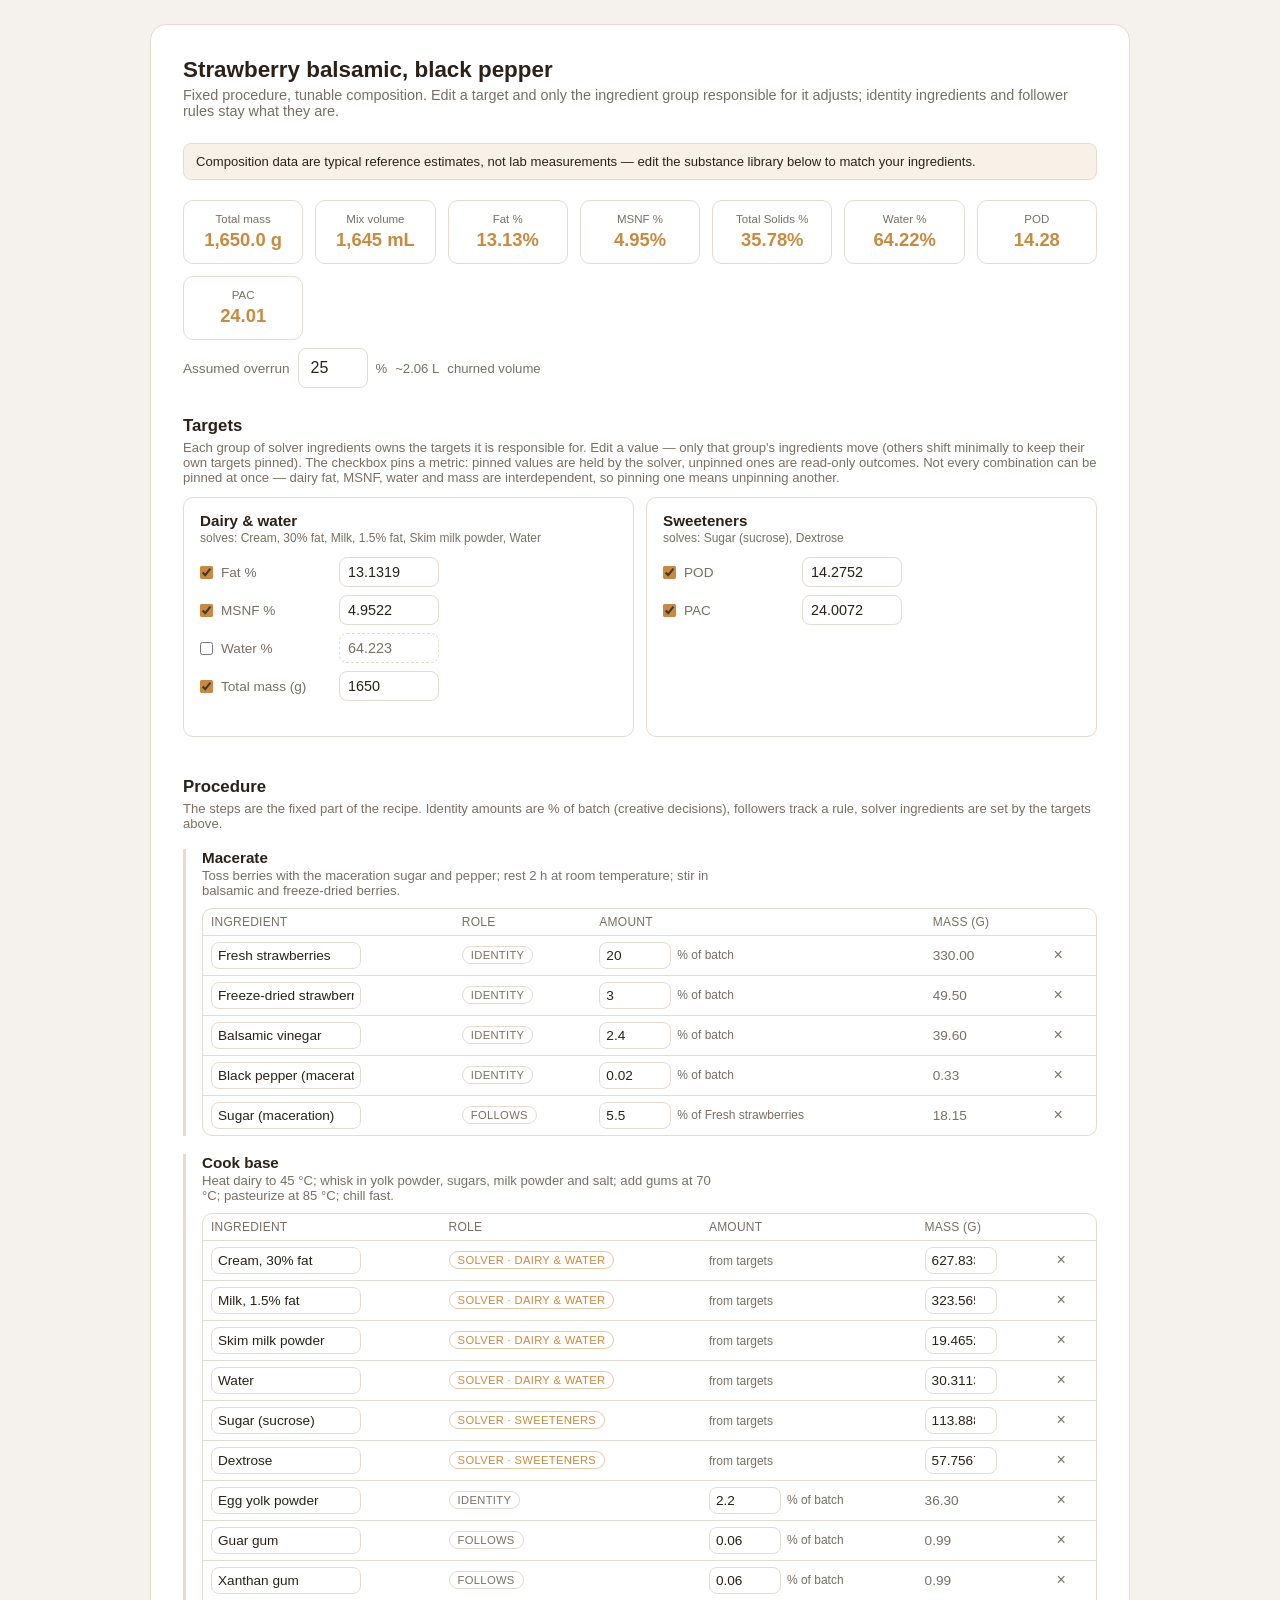
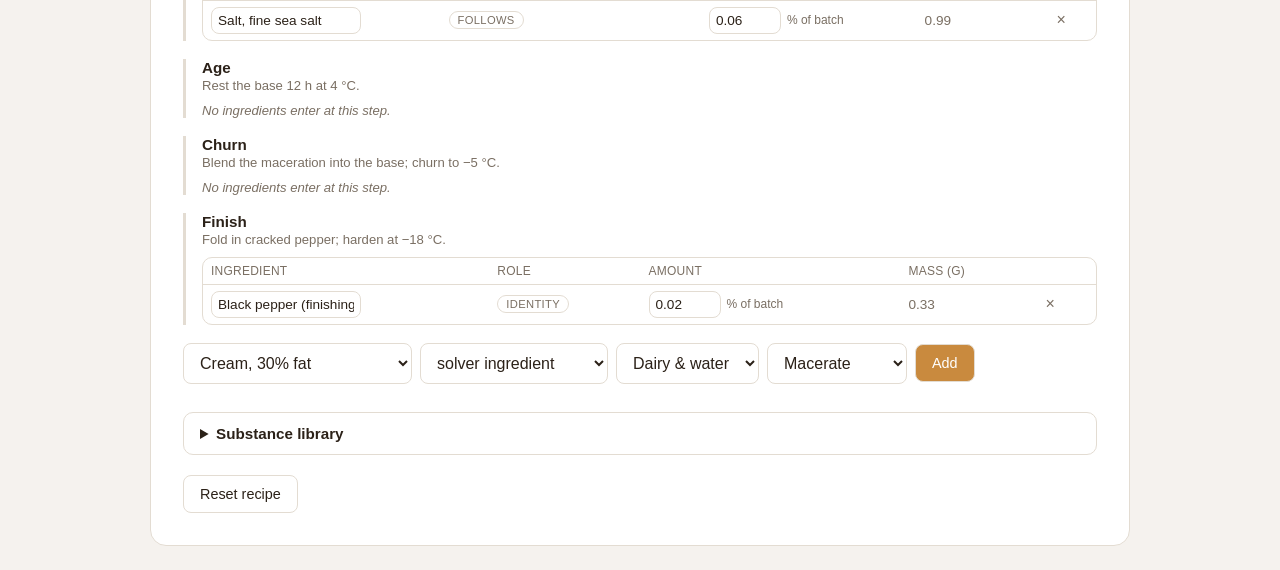
<file: index.html>
<!DOCTYPE html>
<html lang="en">
<head>
<meta charset="UTF-8">
<meta name="viewport" content="width=device-width, initial-scale=1.0">
<title>Ice Cream Recipe Studio</title>
<link rel="stylesheet" href="style.css">
</head>
<body>
  <main class="card wide">
    <h1 id="recipe-name">Recipe</h1>
    <p class="subtitle">Fixed procedure, tunable composition. Edit a target and only the ingredient group responsible for it adjusts; identity ingredients and follower rules stay what they are.</p>

    <div class="notice">
      Composition data are typical reference estimates, not lab measurements — edit the substance library below to match your ingredients.
    </div>

    <section class="summary-section">
      <div id="summary-grid" class="summary-grid"></div>
      <div class="overrun-field">
        <label for="overrun" style="margin:0;">Assumed overrun</label>
        <input type="number" id="overrun" value="25" min="0" step="1"> %
        <span id="sum-churned">-</span> churned volume
        <span id="global-warn" class="global-warn"></span>
      </div>
    </section>

    <section class="targets-section">
      <h2>Targets</h2>
      <p class="hint">Each group of solver ingredients owns the targets it is responsible for. Edit a value — only that group's ingredients move (others shift minimally to keep their own targets pinned). The checkbox pins a metric: pinned values are held by the solver, unpinned ones are read-only outcomes. Not every combination can be pinned at once — dairy fat, MSNF, water and mass are interdependent, so pinning one means unpinning another.</p>
      <div id="group-boxes" class="group-boxes"></div>
      <div class="table-actions">
        <button id="resolve-btn" type="button" class="hidden">Re-solve to targets</button>
      </div>
    </section>

    <section class="procedure-section">
      <h2>Procedure</h2>
      <p class="hint">The steps are the fixed part of the recipe. Identity amounts are % of batch (creative decisions), followers track a rule, solver ingredients are set by the targets above.</p>
      <div id="steps"></div>
      <div class="add-bar">
        <select id="add-substance"></select>
        <select id="add-role">
          <option value="lever">solver ingredient</option>
          <option value="identity">identity (% of batch)</option>
          <option value="follower">follower (rule)</option>
        </select>
        <select id="add-group"></select>
        <select id="add-step"></select>
        <button id="add-btn" type="button">Add</button>
      </div>
    </section>

    <details class="library">
      <summary>Substance library</summary>
      <p class="hint">Shared material data — edits apply to every line using the substance. MSNF = milk solids non-fat, a subset of Solute + Other.</p>
      <div class="table-scroll">
        <table>
          <thead>
            <tr><th>Substance</th><th>Density (g/mL)</th><th>Water %</th><th>Fat %</th><th>Solute %</th><th>Other %</th><th>MSNF %</th><th>POD coef</th><th>PAC coef</th></tr>
          </thead>
          <tbody id="library-rows"></tbody>
        </table>
      </div>
    </details>

    <div class="table-actions footer-actions">
      <button id="reset-btn" type="button" class="secondary">Reset recipe</button>
    </div>
  </main>

  <script src="script.js"></script>
</body>
</html>
</file>
<file: style.css>
:root {
  color-scheme: light dark;
  --bg: #f5f2ee;
  --card-bg: #ffffff;
  --text: #2b2118;
  --muted: #7a6f63;
  --accent: #c98a3e;
  --border: #e3dcd2;
  --error: #b3261e;
}

@media (prefers-color-scheme: dark) {
  :root {
    --bg: #1c1712;
    --card-bg: #2a231c;
    --text: #f2ece3;
    --muted: #b3a595;
    --accent: #e0a85f;
    --border: #3d342a;
    --error: #f2b8b5;
  }
}

* {
  box-sizing: border-box;
}

body {
  margin: 0;
  min-height: 100vh;
  display: flex;
  align-items: center;
  justify-content: center;
  padding: 24px;
  font-family: -apple-system, BlinkMacSystemFont, "Segoe UI", Roboto, sans-serif;
  background: var(--bg);
  color: var(--text);
}

.card {
  width: 100%;
  max-width: 420px;
  background: var(--card-bg);
  border: 1px solid var(--border);
  border-radius: 16px;
  padding: 32px;
}

h1 {
  font-size: 1.4rem;
  margin: 0 0 4px;
}

.subtitle {
  margin: 0 0 24px;
  color: var(--muted);
  font-size: 0.9rem;
}

label {
  display: block;
  font-size: 0.85rem;
  color: var(--muted);
  margin-bottom: 6px;
}

input, select {
  font-size: 1rem;
  padding: 10px 12px;
  border-radius: 8px;
  border: 1px solid var(--border);
  background: transparent;
  color: var(--text);
  width: 100%;
}

select {
  flex: 0 0 auto;
  width: auto;
}

/* --- Formulation calculator --- */

.card.wide {
  max-width: 980px;
}

.notice {
  background: color-mix(in srgb, var(--accent) 12%, transparent);
  color: var(--text);
  border: 1px solid var(--border);
  border-radius: 8px;
  padding: 10px 12px;
  font-size: 0.82rem;
  margin-bottom: 20px;
}

h2 {
  font-size: 1.05rem;
  margin: 28px 0 4px;
}

.hint {
  color: var(--muted);
  font-size: 0.82rem;
  margin: 0 0 12px;
}

.table-scroll {
  overflow-x: auto;
  border: 1px solid var(--border);
  border-radius: 10px;
}

table {
  border-collapse: collapse;
  width: 100%;
  font-size: 0.85rem;
}

th, td {
  padding: 6px 8px;
  text-align: left;
  white-space: nowrap;
  border-bottom: 1px solid var(--border);
}

thead th {
  color: var(--muted);
  font-weight: 500;
  font-size: 0.75rem;
  text-transform: uppercase;
  letter-spacing: 0.02em;
}

tbody tr:last-child td {
  border-bottom: none;
}

td input[type="text"], td input[type="number"] {
  width: 72px;
  padding: 5px 6px;
  font-size: 0.85rem;
}

td input.name-input {
  width: 150px;
}

.row-name-warn {
  color: var(--error);
  cursor: help;
  margin-left: 4px;
}

.remove-btn {
  background: none;
  border: none;
  color: var(--muted);
  cursor: pointer;
  font-size: 1rem;
  padding: 2px 6px;
}

.remove-btn:hover {
  color: var(--error);
}

.table-actions {
  display: flex;
  gap: 8px;
  margin-top: 12px;
  flex-wrap: wrap;
}

.table-actions select {
  flex: 1 1 auto;
  min-width: 180px;
}

.table-actions button {
  padding: 10px 16px;
  border-radius: 8px;
  border: 1px solid var(--border);
  background: var(--accent);
  color: #fff;
  font-size: 0.9rem;
  cursor: pointer;
  white-space: nowrap;
}

.table-actions button.secondary {
  background: transparent;
  color: var(--text);
}

.summary-grid {
  display: grid;
  grid-template-columns: repeat(auto-fit, minmax(120px, 1fr));
  gap: 12px;
  margin: 16px 0 8px;
}

.summary-tile {
  border: 1px solid var(--border);
  border-radius: 10px;
  padding: 12px;
  text-align: center;
}

.tile-label {
  display: block;
  font-size: 0.72rem;
  color: var(--muted);
  margin-bottom: 4px;
}

.tile-value {
  font-size: 1.15rem;
  font-weight: 600;
  color: var(--accent);
}

.overrun-field {
  display: flex;
  align-items: center;
  gap: 8px;
  font-size: 0.82rem;
  color: var(--muted);
  margin-bottom: 20px;
}

.overrun-field input {
  width: 70px;
}

input.infeasible-mass {
  border-color: var(--error);
  color: var(--error);
}

/* --- Recipe studio --- */

.hidden {
  display: none !important;
}

.global-warn {
  color: var(--error);
  margin-left: auto;
}

.group-boxes {
  display: grid;
  grid-template-columns: repeat(auto-fit, minmax(260px, 1fr));
  gap: 12px;
}

.group-box {
  border: 1px solid var(--border);
  border-radius: 10px;
  padding: 14px 16px;
}

.group-box h3 {
  margin: 0 0 2px;
  font-size: 0.95rem;
}

.group-members {
  margin: 0 0 12px;
  color: var(--muted);
  font-size: 0.75rem;
}

.target-row {
  display: flex;
  align-items: center;
  gap: 8px;
  margin-bottom: 8px;
}

.target-row label {
  flex: 0 0 110px;
  margin: 0;
  font-size: 0.85rem;
}

.target-row input[type="checkbox"] {
  width: auto;
  margin: 0;
  accent-color: var(--accent);
  cursor: pointer;
}

.target-row-free label {
  color: var(--muted);
}

.target-row-free input[type="number"] {
  color: var(--muted);
  border-style: dashed;
}

.target-row input {
  width: 100px;
  padding: 6px 8px;
  font-size: 0.9rem;
}

.drift {
  color: var(--accent);
  font-size: 0.78rem;
}

.group-status {
  color: var(--error);
  font-size: 0.8rem;
  min-height: 1em;
  margin-top: 4px;
}

.step-block {
  border-left: 3px solid var(--border);
  padding-left: 16px;
  margin: 18px 0;
}

.step-block h3 {
  margin: 0 0 2px;
  font-size: 0.95rem;
}

.step-instructions {
  margin: 0 0 10px;
  color: var(--muted);
  font-size: 0.82rem;
  max-width: 70ch;
}

.step-empty {
  margin: 0;
  font-style: italic;
}

.badge {
  display: inline-block;
  font-size: 0.7rem;
  text-transform: uppercase;
  letter-spacing: 0.03em;
  color: var(--muted);
  border: 1px solid var(--border);
  border-radius: 999px;
  padding: 2px 8px;
  white-space: nowrap;
}

.badge-lever {
  color: var(--accent);
  border-color: color-mix(in srgb, var(--accent) 45%, transparent);
}

.role-ctl {
  display: inline-flex;
  align-items: center;
  gap: 6px;
}

.role-ctl input {
  width: 70px;
  padding: 5px 6px;
  font-size: 0.85rem;
}

.unit {
  color: var(--muted);
  font-size: 0.75rem;
  white-space: nowrap;
}

.mass-ro {
  display: inline-block;
  min-width: 60px;
  color: var(--muted);
}

.add-bar {
  display: flex;
  gap: 8px;
  margin-top: 14px;
  flex-wrap: wrap;
  align-items: center;
}

.add-bar select {
  min-width: 140px;
}

.add-bar button {
  padding: 10px 16px;
  border-radius: 8px;
  border: 1px solid var(--border);
  background: var(--accent);
  color: #fff;
  font-size: 0.9rem;
  cursor: pointer;
}

.library {
  margin-top: 28px;
  border: 1px solid var(--border);
  border-radius: 10px;
  padding: 12px 16px;
}

.library summary {
  cursor: pointer;
  font-size: 0.95rem;
  font-weight: 600;
}

.library .table-scroll {
  margin-top: 10px;
}

.footer-actions {
  margin-top: 20px;
}
</file>
